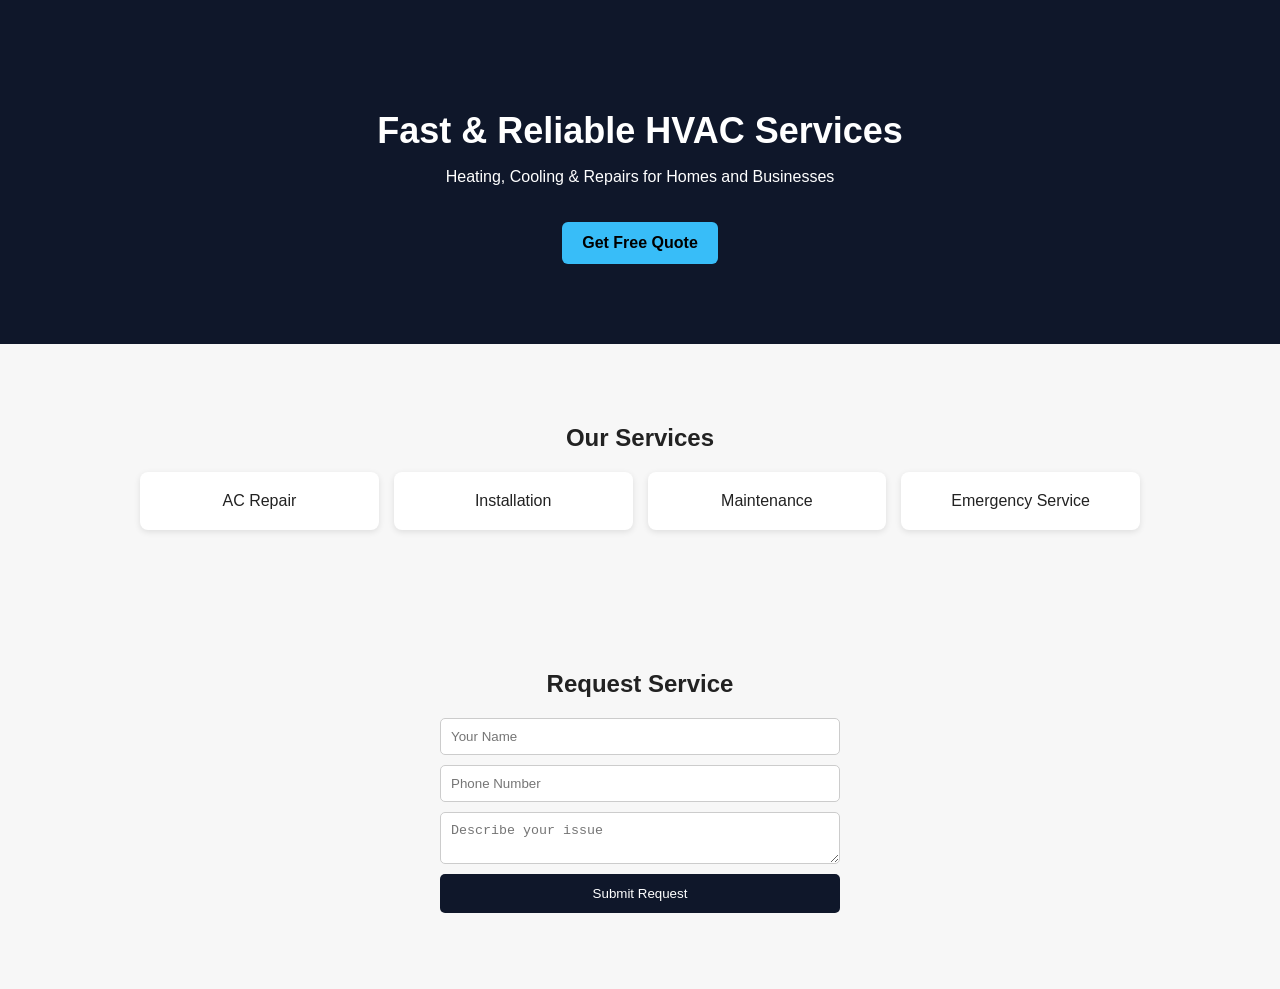
<file: index.html>
<!DOCTYPE html>
<html lang="en">
<head>
  <meta charset="UTF-8" />
  <meta name="viewport" content="width=device-width, initial-scale=1.0"/>
  <title>HVAC Services</title>
  <link rel="stylesheet" href="style.css" />
</head>

<body>

  <!-- HERO SECTION -->
  <section class="hero">
    <div class="container">
      <h1>Fast & Reliable HVAC Services</h1>
      <p>Heating, Cooling & Repairs for Homes and Businesses</p>
      <a href="#contact" class="btn">Get Free Quote</a>
    </div>
  </section>

  <!-- SERVICES -->
  <section class="services">
    <div class="container">
      <h2>Our Services</h2>

      <div class="grid">
        <div class="card">AC Repair</div>
        <div class="card">Installation</div>
        <div class="card">Maintenance</div>
        <div class="card">Emergency Service</div>
      </div>
    </div>
  </section>

  <!-- CONTACT -->
  <section class="contact" id="contact">
    <div class="container">
      <h2>Request Service</h2>

      <form id="leadForm">
        <input type="text" id="name" placeholder="Your Name" required />
        <input type="tel" id="phone" placeholder="Phone Number" required />
        <textarea id="message" placeholder="Describe your issue"></textarea>

        <button type="submit">Submit Request</button>
      </form>

      <p id="status"></p>
    </div>
  </section>

  <script src="script.js"></script>
</body>
</html>
</file>
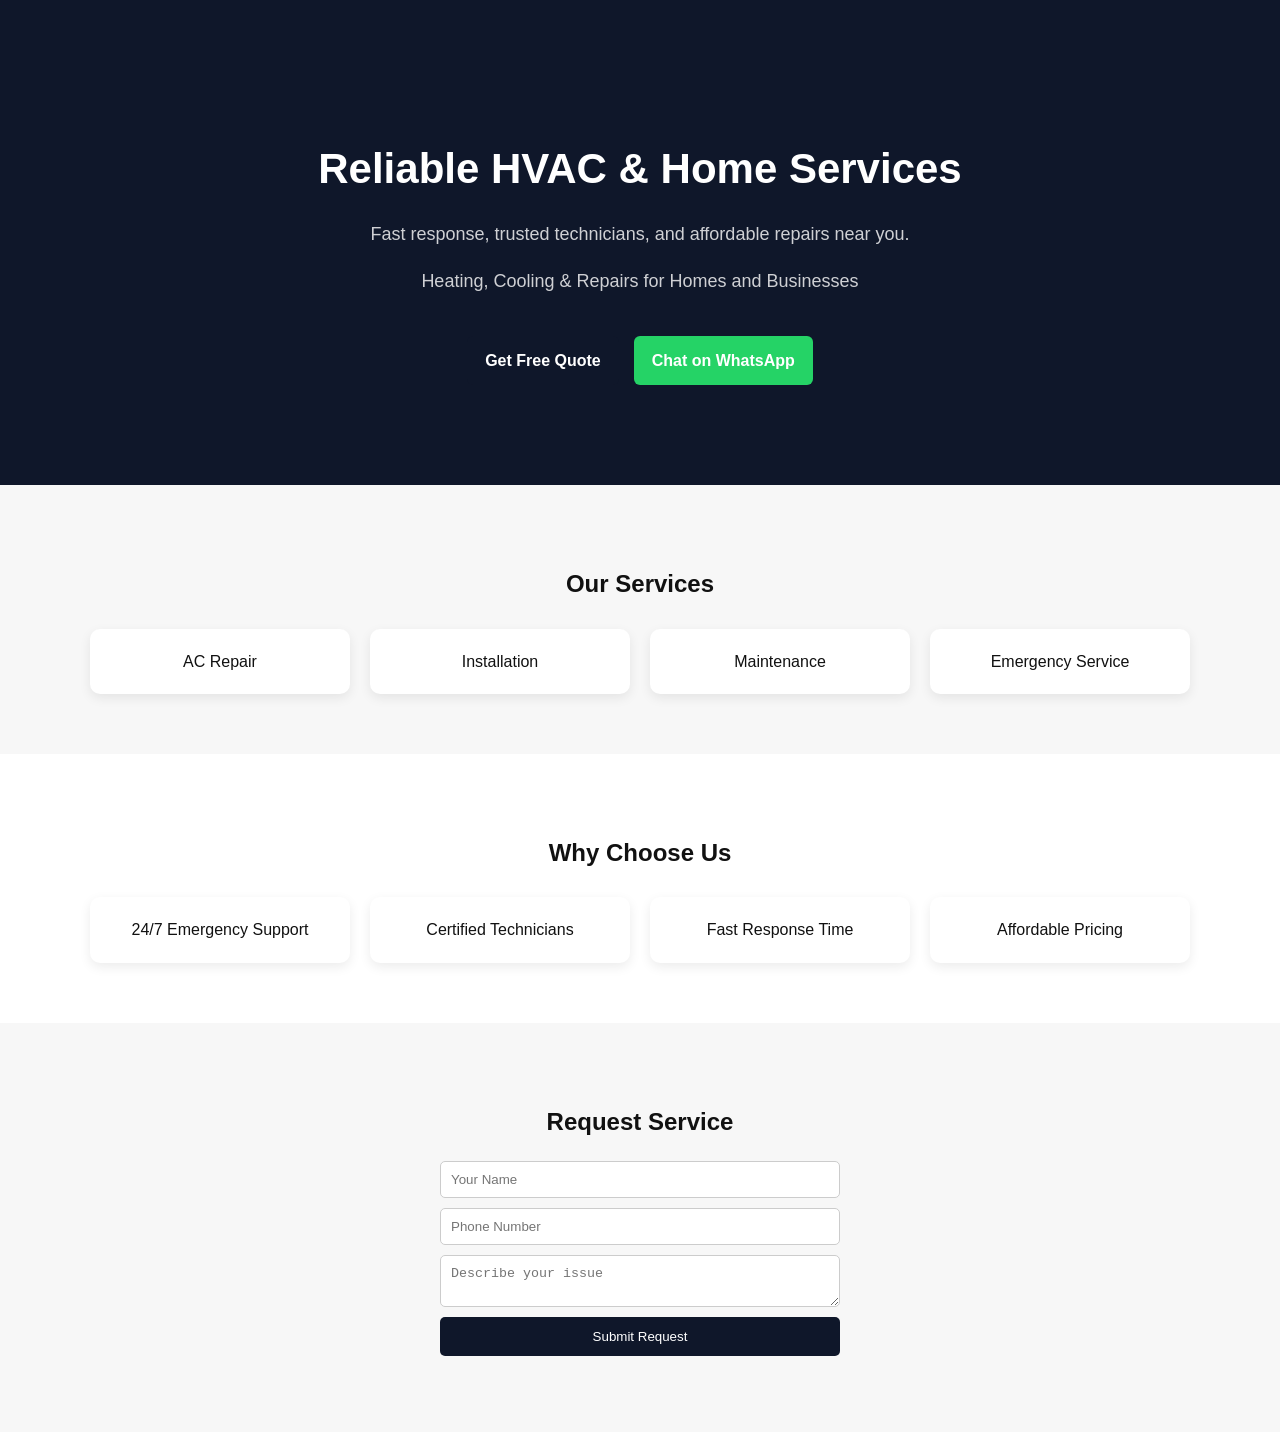
<file: public/index.html>
<!DOCTYPE html>
<html lang="en">
<head>
  <meta charset="UTF-8" />
  <meta name="viewport" content="width=device-width, initial-scale=1.0"/>
  <title>HVAC Services</title>
  <link rel="stylesheet" href="style.css" />
</head>

<body>

  <!-- HERO SECTION -->
  <section class="hero">
    <div class="container">
      <h1>Reliable HVAC & Home Services</h1>
       <p>Fast response, trusted technicians, and affordable repairs near you.</p>
      <p>Heating, Cooling & Repairs for Homes and Businesses</p>
      <div class="cta-buttons">
        <a href="#contact" class="btn primary">Get Free Quote</a>
        <a href="https://wa.me/234XXXXXXXXXX" class="btn secondary">Chat on WhatsApp</a>
      </div>
    </div>
  </section>

  <!-- SERVICES -->
  <section class="services">
    <div class="container">
      <h2>Our Services</h2>

      <div class="grid">
        <div class="card">AC Repair</div>
        <div class="card">Installation</div>
        <div class="card">Maintenance</div>
        <div class="card">Emergency Service</div>
      </div>
    </div>
  </section>
  <section class="trust">
  <div class="container">
    <h2>Why Choose Us</h2>

    <div class="grid">
      <div class="card">24/7 Emergency Support</div>
      <div class="card">Certified Technicians</div>
      <div class="card">Fast Response Time</div>
      <div class="card">Affordable Pricing</div>
    </div>
  </div>
</section>

  <!-- CONTACT -->
  <section class="contact" id="contact">
    <div class="container">
      <h2>Request Service</h2>

      <form id="leadForm">
        <input type="text" id="name" placeholder="Your Name" required />
        <input type="tel" id="phone" placeholder="Phone Number" required />
        <textarea id="message" placeholder="Describe your issue"></textarea>

        <button type="submit">Submit Request</button>
      </form>

      <p id="status"></p>
    </div>
  </section>

  <script src="script.js"></script>
</body>
</html>
</file>
<file: style.css>
body {
  margin: 0;
  font-family: Arial, sans-serif;
  background: #f7f7f7;
  color: #222;
}

.container {
  width: 90%;
  max-width: 1000px;
  margin: auto;
}

/* HERO */
.hero {
  background: #0f172a;
  color: white;
  padding: 80px 20px;
  text-align: center;
}

.hero h1 {
  font-size: 36px;
  margin-bottom: 10px;
}

.btn {
  display: inline-block;
  margin-top: 20px;
  padding: 12px 20px;
  background: #38bdf8;
  color: black;
  text-decoration: none;
  border-radius: 6px;
  font-weight: bold;
}

/* SERVICES */
.services {
  padding: 60px 20px;
  text-align: center;
}

.grid {
  display: grid;
  grid-template-columns: repeat(auto-fit, minmax(150px, 1fr));
  gap: 15px;
  margin-top: 20px;
}

.card {
  background: white;
  padding: 20px;
  border-radius: 8px;
  box-shadow: 0 2px 6px rgba(0,0,0,0.1);
}

/* CONTACT */
.contact {
  padding: 60px 20px;
  text-align: center;
}

form {
  display: flex;
  flex-direction: column;
  gap: 10px;
  max-width: 400px;
  margin: auto;
}

input, textarea {
  padding: 10px;
  border: 1px solid #ccc;
  border-radius: 5px;
}

button {
  padding: 12px;
  background: #0f172a;
  color: white;
  border: none;
  cursor: pointer;
  border-radius: 5px;
}

button:hover {
  background: #1e293b;
}
</file>
<file: public/style.css>
body {
  margin: 0;
  font-family: Arial, sans-serif;
  background: #f7f7f7;
  color: #222;
}

.container {
  width: 90%;
  max-width: 1000px;
  margin: auto;
}

/* HERO */
.hero {
  background: #0f172a;
  color: white;
  padding: 80px 20px;
  text-align: center;
}

.hero h1 {
  font-size: 36px;
  margin-bottom: 10px;
}

.btn {
  display: inline-block;
  margin-top: 20px;
  padding: 12px 20px;
  background: #38bdf8;
  color: black;
  text-decoration: none;
  border-radius: 6px;
  font-weight: bold;
}

/* SERVICES */
.services {
  padding: 60px 20px;
  text-align: center;
}

.grid {
  display: grid;
  grid-template-columns: repeat(auto-fit, minmax(180px, 1fr));
  gap: 20px;
  margin-top: 25px;
}

.card {
  background: white;
  padding: 20px;
  border-radius: 10px;
  box-shadow: 0 4px 12px rgba(0,0,0,0.08);
  font-weight: 500;
}

/* CONTACT */
.contact {
  padding: 60px 20px;
  text-align: center;
}

form {
  display: flex;
  flex-direction: column;
  gap: 10px;
  max-width: 400px;
  margin: auto;
}

input, textarea {
  padding: 10px;
  border: 1px solid #ccc;
  border-radius: 5px;
}

button {
  padding: 12px;
  background: #0f172a;
  color: white;
  border: none;
  cursor: pointer;
  border-radius: 5px;
}

button:hover {
  background: #1e293b;
}

.cta-buttons {
  display: flex;
  gap: 15px;
  justify-content: center;
  margin-top: 20px;
  flex-wrap: wrap;
}

.btn {
  padding: 12px 18px;
  border-radius: 6px;
  text-decoration: none;
  font-weight: bold;
  display: inline-block;
  text-align: center;
}

.primary {
  background: #0f172a;
  color: white;
}

.secondary {
  background: #25D366;
  color: white;
}

.hero {
  padding: 100px 20px;
  text-align: center;
}

.hero h1 {
  font-size: 42px;
  margin-bottom: 10px;
}

.hero p {
  font-size: 18px;
  opacity: 0.8;
}

body {
  margin: 0;
  font-family: Arial, sans-serif;
  background: #f7f7f7;
  color: #111;
  line-height: 1.6;
}

.container {
  width: 90%;
  max-width: 1100px;
  margin: auto;
}
.trust {
  padding: 60px 20px;
  text-align: center;
  background: #fff;
}
</file>
